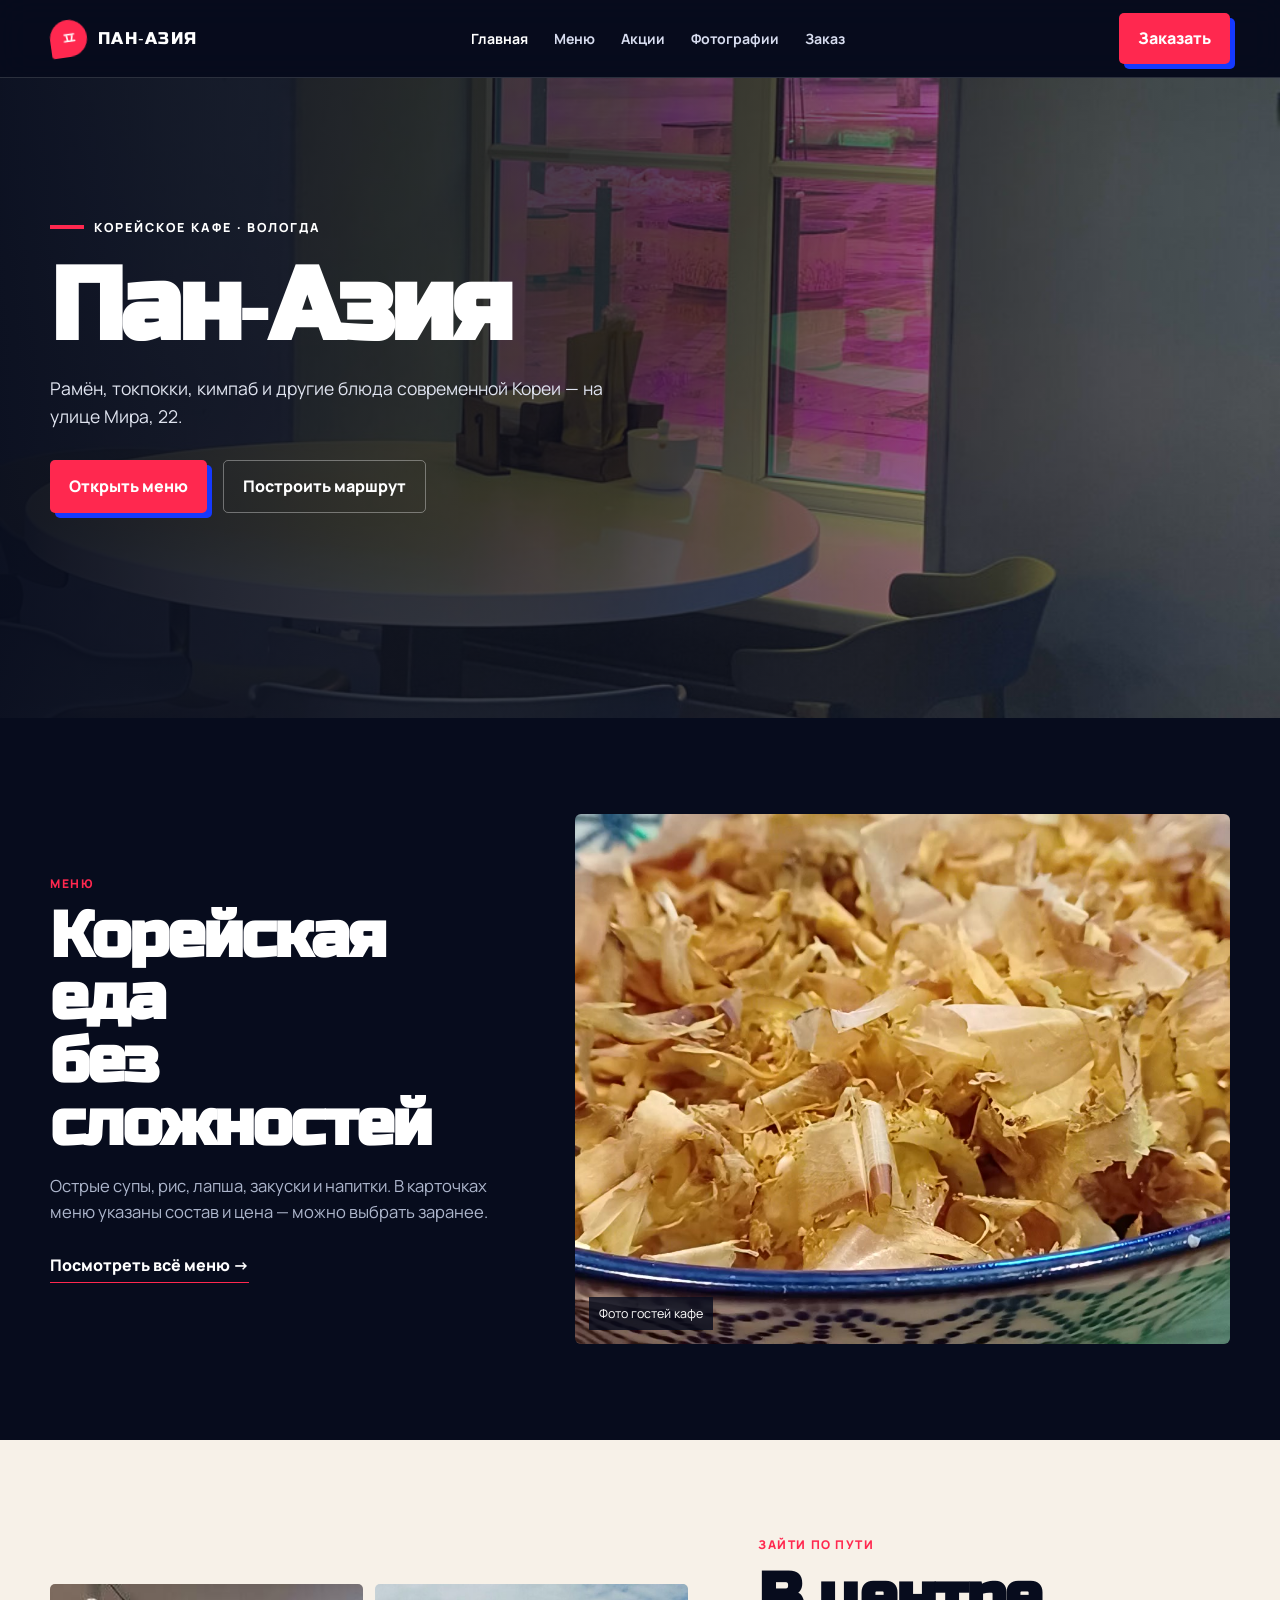
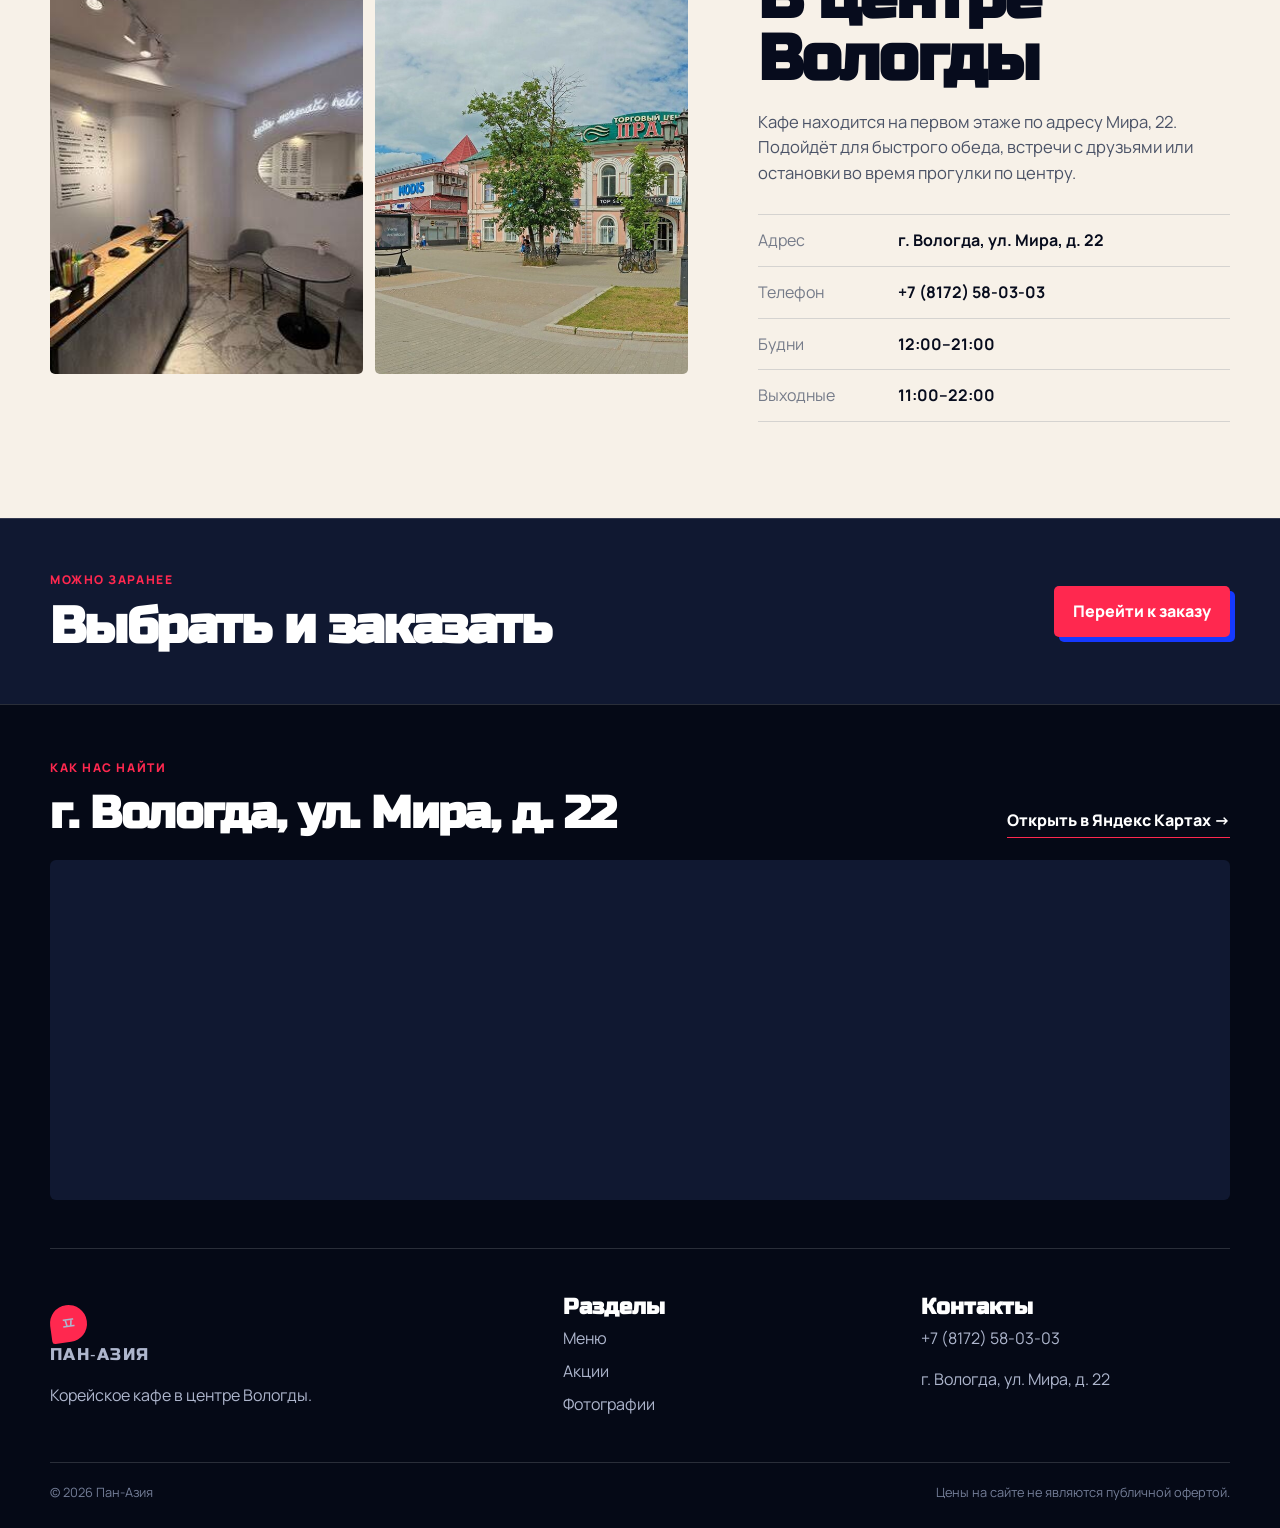
<file: index.html>
<!doctype html>
<html lang="ru">
<head>
  <meta charset="utf-8">
  <meta name="viewport" content="width=device-width,initial-scale=1">
  <meta name="description" content="Пан-Азия — корейское кафе на улице Мира, 22 в Вологде. Меню, фотографии и заказ.">
  <title>Пан-Азия — корейское кафе в Вологде</title>
  <link rel="stylesheet" href="styles.css?v=map4">
</head>
<body>
<header class="topbar"><nav class="nav wrap"><a class="brand" href="index.html"><span class="mark">ㅍ</span><strong>ПАН‑АЗИЯ</strong></a><button class="burger" aria-label="Открыть меню">☰</button><div class="navlinks"><a class="active" href="index.html">Главная</a><a href="menu.html">Меню</a><a href="promos.html">Акции</a><a href="gallery.html">Фотографии</a><a href="delivery.html">Заказ</a></div><a class="navcta" href="delivery.html">Заказать</a></nav></header>
<main>
  <section class="home-hero">
    <img src="assets/interior-neon.jpg" alt="Интерьер кафе Пан-Азия" class="home-hero-photo">
    <div class="wrap home-hero-copy">
      <span class="eyebrow">Корейское кафе · Вологда</span>
      <h1>Пан‑Азия</h1>
      <p>Рамён, токпокки, кимпаб и другие блюда современной Кореи — на улице Мира, 22.</p>
      <div class="actions"><a class="btn" href="menu.html">Открыть меню</a><a class="btn alt" href="https://yandex.ru/maps/org/pan_aziya/86267383179/" target="_blank" rel="noopener">Построить маршрут</a></div>
    </div>
  </section>
  <section class="section home-menu"><div class="wrap compact-grid"><div class="home-menu-copy reveal"><span class="kicker">Меню</span><h2>Корейская еда<br>без сложностей</h2><p>Острые супы, рис, лапша, закуски и напитки. В карточках меню указаны состав и цена — можно выбрать заранее.</p><a class="text-link" href="menu.html">Посмотреть всё меню →</a></div><figure class="real-photo reveal"><img src="assets/dish-real.jpg" alt="Блюдо в кафе Пан-Азия"><figcaption>Фото гостей кафе</figcaption></figure></div></section>
  <section class="section light home-place"><div class="wrap place-grid"><div class="place-photos reveal"><img src="assets/interior-white.jpg" alt="Зал кафе Пан-Азия"><img src="assets/facade.jpg" alt="Вход в кафе Пан-Азия на улице Мира"></div><div class="place-copy reveal"><span class="kicker">Зайти по пути</span><h2>В центре Вологды</h2><p>Кафе находится на первом этаже по адресу Мира, 22. Подойдёт для быстрого обеда, встречи с друзьями или остановки во время прогулки по центру.</p><dl class="plain-facts"><div><dt>Адрес</dt><dd>ул. Мира, 22</dd></div><div><dt>Телефон</dt><dd><a href="tel:+78172580303">+7 (8172) 58‑03‑03</a></dd></div><div><dt>Будни</dt><dd>12:00–21:00</dd></div><div><dt>Выходные</dt><dd>11:00–22:00</dd></div></dl></div></div></section>
  <section class="simple-cta"><div class="wrap"><div><span class="kicker">Можно заранее</span><h2>Выбрать и заказать</h2></div><a class="btn" href="delivery.html">Перейти к заказу</a></div></section>
</main>
<footer><div class="wrap"><div class="footer-grid"><div><a class="brand" href="index.html"><span class="mark">ㅍ</span><strong>ПАН‑АЗИЯ</strong></a><p>Корейское кафе в центре Вологды.</p></div><div><h3>Разделы</h3><a href="menu.html">Меню</a><a href="promos.html">Акции</a><a href="gallery.html">Фотографии</a></div><div><h3>Контакты</h3><a href="tel:+78172580303">+7 (8172) 58‑03‑03</a><p>г. Вологда, ул. Мира, д. 22</p></div></div><div class="footnote"><span>© 2026 Пан‑Азия</span><span>Цены на сайте не являются публичной офертой.</span></div></div></footer>
<script src="app.js?v=map4"></script>
</body></html>
</file>
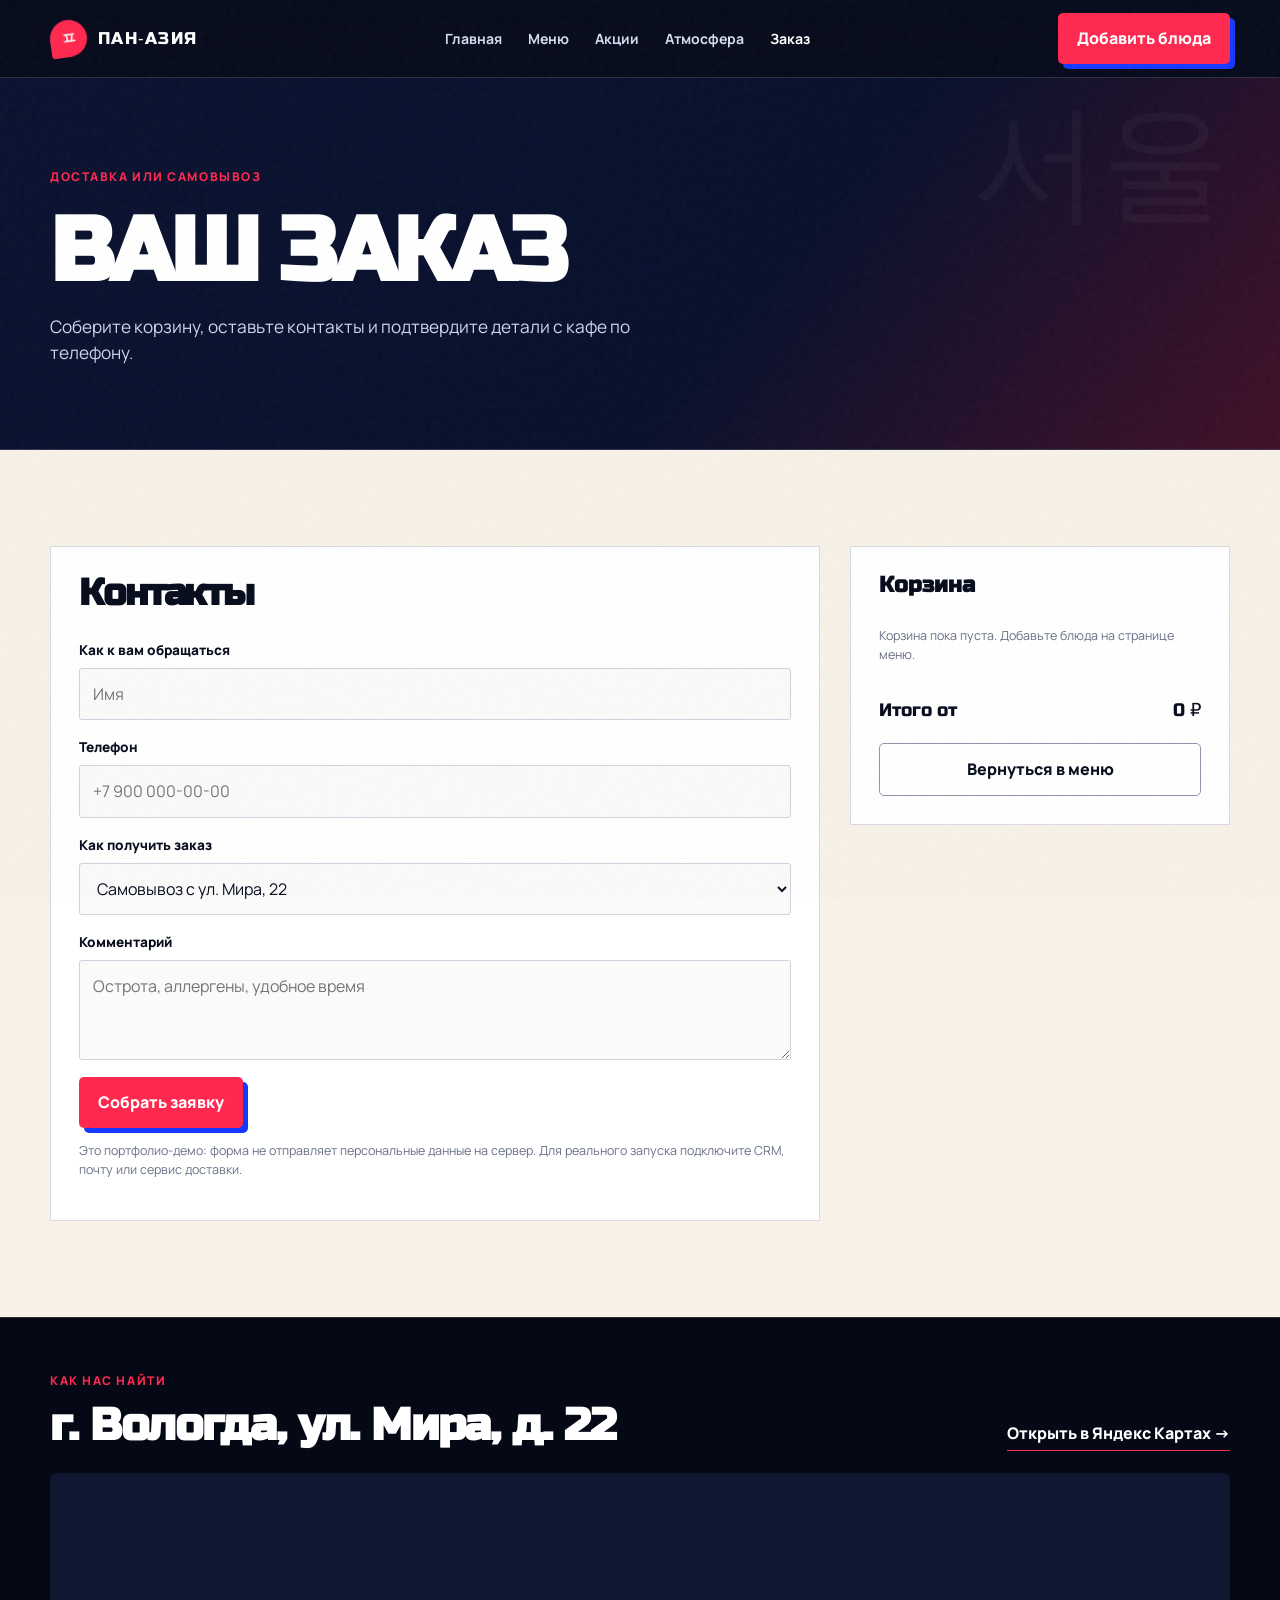
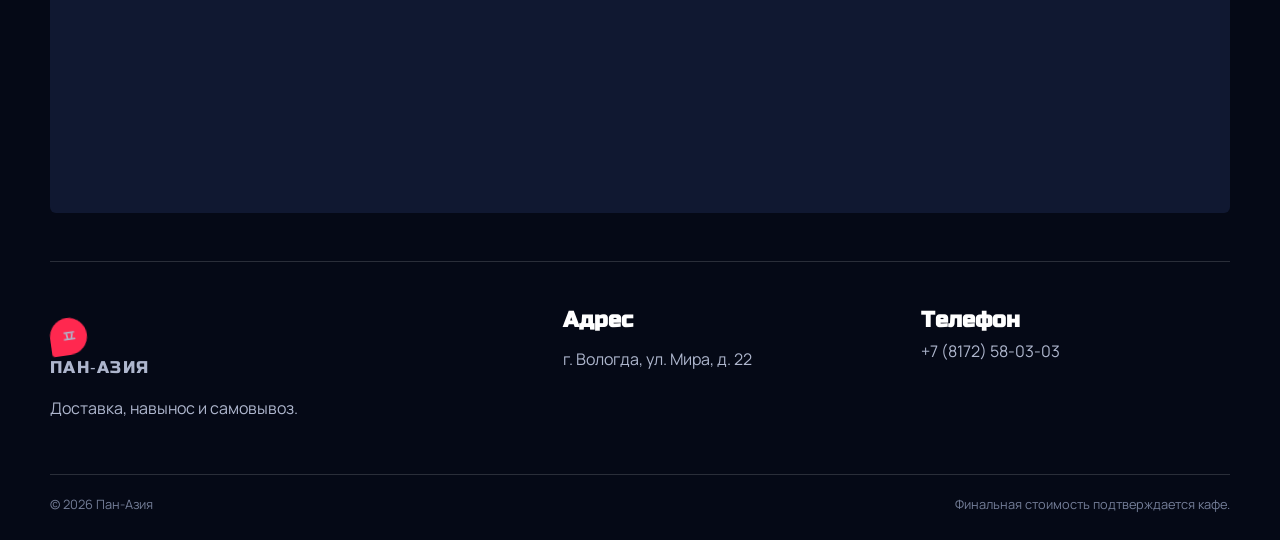
<file: delivery.html>
<!doctype html><html lang="ru"><head><meta charset="utf-8"><meta name="viewport" content="width=device-width,initial-scale=1"><meta name="description" content="Соберите заказ в кафе Пан-Азия и подтвердите его по телефону."><title>Заказ — Пан-Азия</title><link rel="stylesheet" href="styles.css?v=map4"></head><body><div class="noise"></div><header class="topbar"><nav class="nav wrap"><a class="brand" href="index.html"><span class="mark">ㅍ</span><strong>ПАН‑АЗИЯ</strong></a><button class="burger">☰</button><div class="navlinks"><a href="index.html">Главная</a><a href="menu.html">Меню</a><a href="promos.html">Акции</a><a href="gallery.html">Атмосфера</a><a class="active" href="delivery.html">Заказ</a></div><a class="navcta" href="menu.html">Добавить блюда</a></nav></header><main><section class="page-hero"><div class="wrap"><span class="kicker">Доставка или самовывоз</span><h1>Ваш заказ</h1><p>Соберите корзину, оставьте контакты и подтвердите детали с кафе по телефону.</p></div></section><section class="section light"><div class="wrap order-layout"><form class="order-form" id="orderForm"><h2 style="font-size:2.3rem;margin-bottom:28px">Контакты</h2><div class="field"><label for="name">Как к вам обращаться</label><input id="name" name="name" autocomplete="name" required placeholder="Имя"></div><div class="field"><label for="phone">Телефон</label><input id="phone" name="phone" type="tel" autocomplete="tel" required placeholder="+7 900 000-00-00"></div><div class="field"><label for="method">Как получить заказ</label><select id="method" name="method"><option>Самовывоз с ул. Мира, 22</option><option>Доставка — условия уточнить</option></select></div><div class="field"><label for="comment">Комментарий</label><textarea id="comment" name="comment" placeholder="Острота, аллергены, удобное время"></textarea></div><input id="orderDetails" type="hidden" name="order"><button class="btn" type="submit">Собрать заявку</button><div class="success"><b>Заявка собрана.</b><br>Для подтверждения наличия, цены и времени позвоните в кафе: <a href="tel:+78172580303"><u>+7 (8172) 58‑03‑03</u></a>.</div><p class="note">Это портфолио‑демо: форма не отправляет персональные данные на сервер. Для реального запуска подключите CRM, почту или сервис доставки.</p></form><aside class="order-summary"><h3>Корзина</h3><div class="cart-list" id="cartList"></div><div class="total"><span>Итого от</span><span id="cartTotal">0 ₽</span></div><a class="btn alt" style="color:var(--ink);border-color:#8f96a8;width:100%" href="menu.html">Вернуться в меню</a></aside></div></section></main><footer><div class="wrap"><div class="footer-grid"><div><a class="brand" href="index.html"><span class="mark">ㅍ</span><strong>ПАН‑АЗИЯ</strong></a><p>Доставка, навынос и самовывоз.</p></div><div><h3>Адрес</h3><p>г. Вологда, ул. Мира, д. 22</p></div><div><h3>Телефон</h3><a href="tel:+78172580303">+7 (8172) 58‑03‑03</a></div></div><div class="footnote"><span>© 2026 Пан‑Азия</span><span>Финальная стоимость подтверждается кафе.</span></div></div></footer><script src="app.js?v=map4"></script></body></html>
</file>
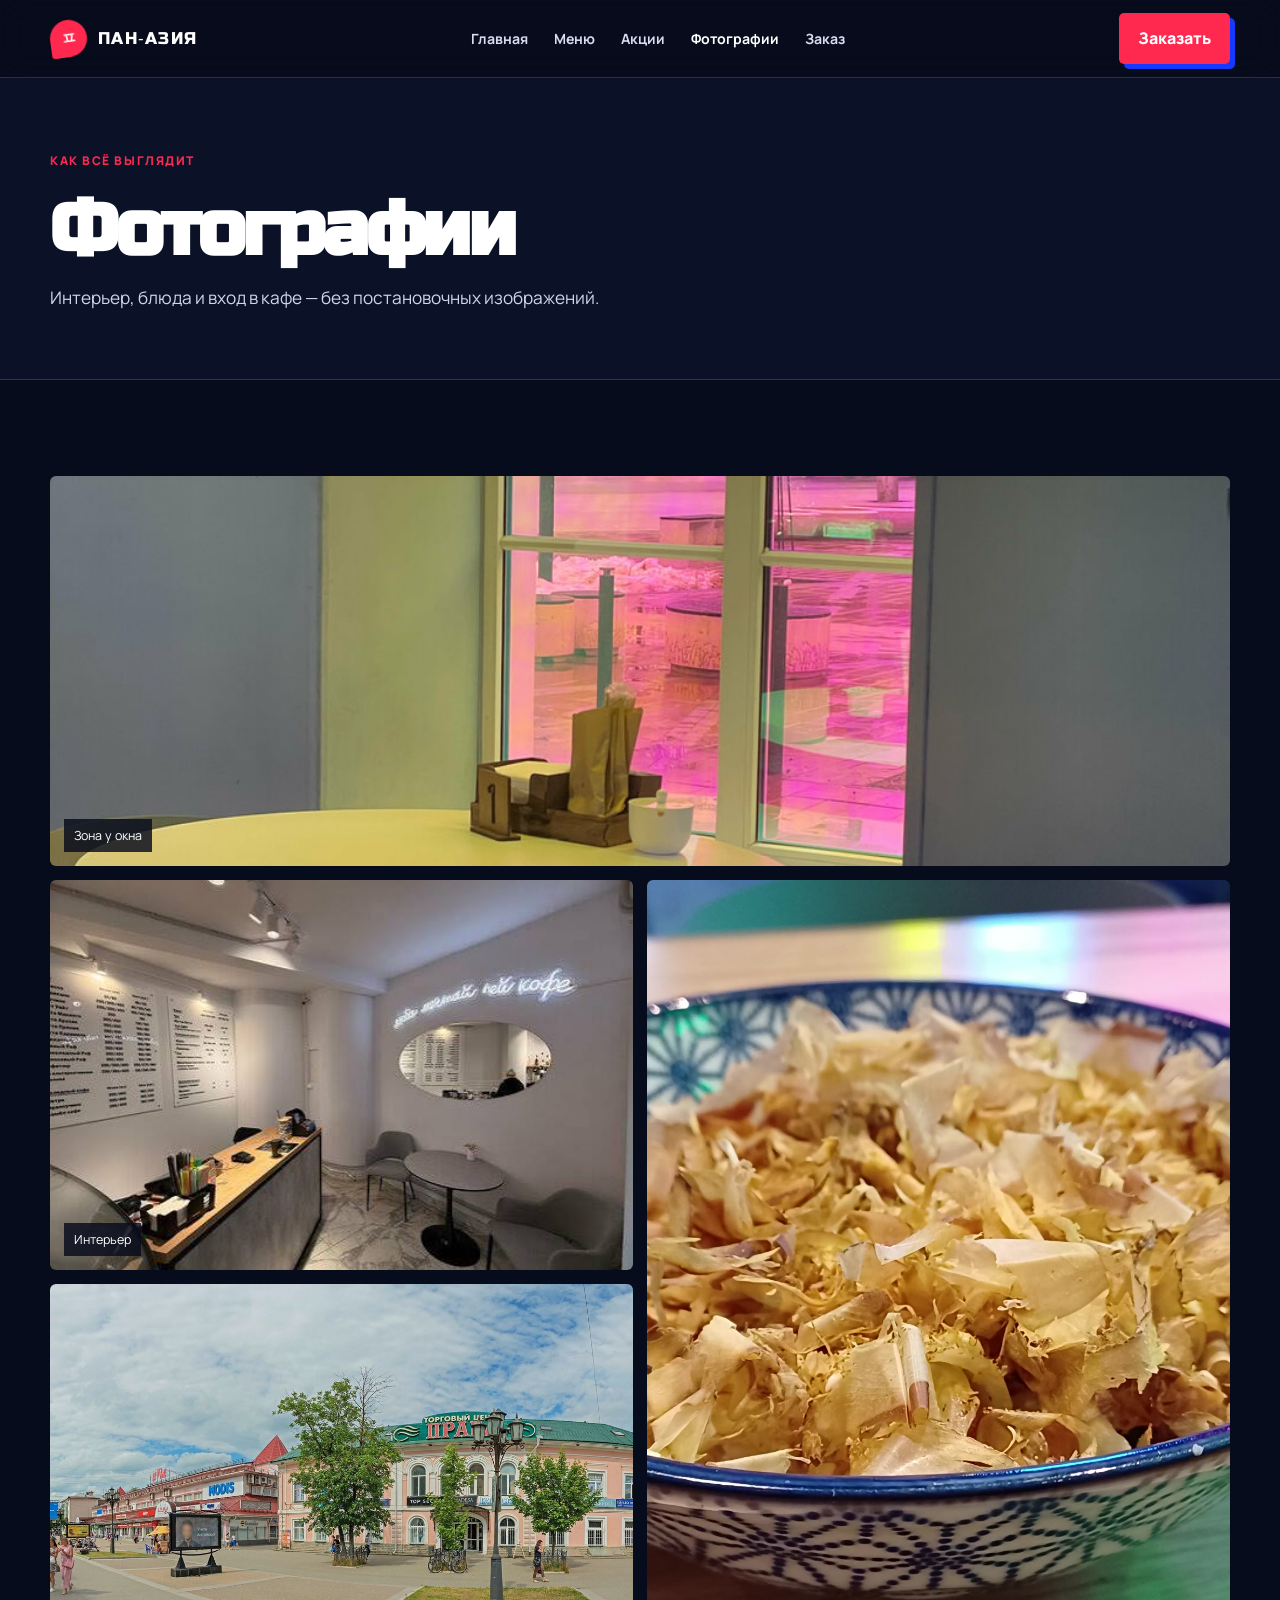
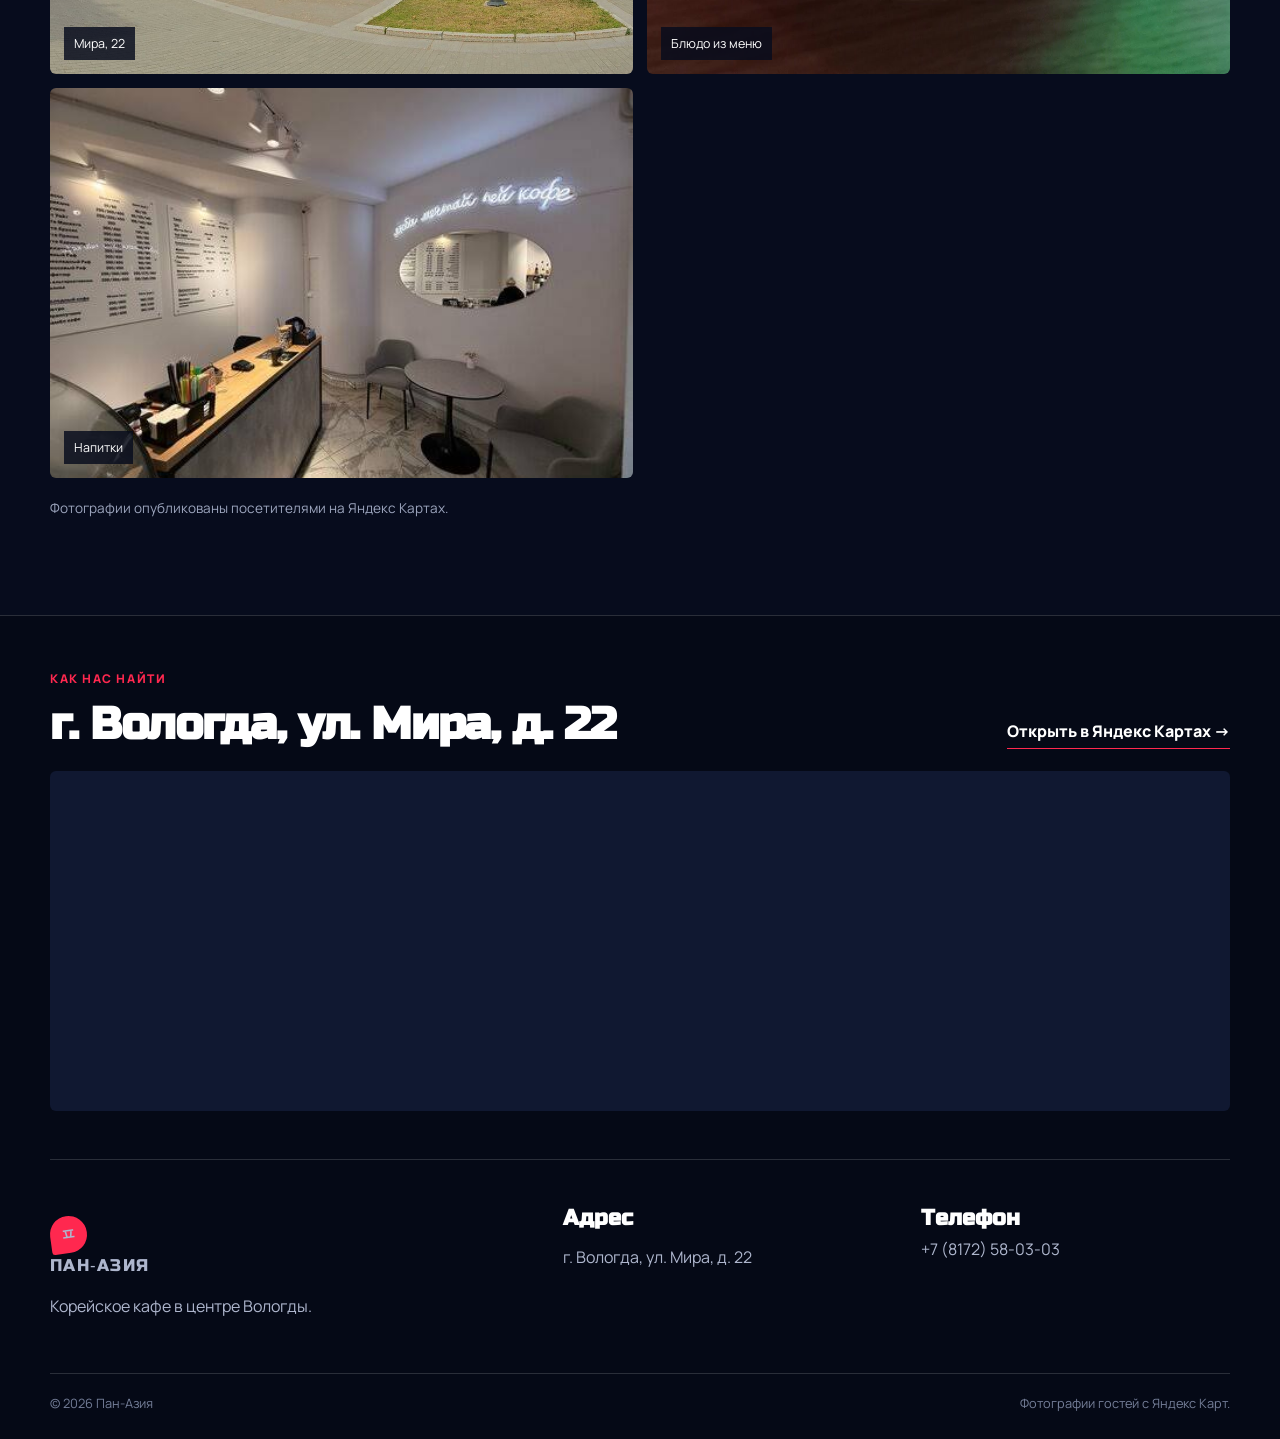
<file: gallery.html>
<!doctype html><html lang="ru"><head><meta charset="utf-8"><meta name="viewport" content="width=device-width,initial-scale=1"><meta name="description" content="Фотографии кафе Пан-Азия в Вологде: интерьер, блюда и вход с улицы Мира."><title>Фотографии — Пан-Азия</title><link rel="stylesheet" href="styles.css?v=map4"></head><body><header class="topbar"><nav class="nav wrap"><a class="brand" href="index.html"><span class="mark">ㅍ</span><strong>ПАН‑АЗИЯ</strong></a><button class="burger" aria-label="Открыть меню">☰</button><div class="navlinks"><a href="index.html">Главная</a><a href="menu.html">Меню</a><a href="promos.html">Акции</a><a class="active" href="gallery.html">Фотографии</a><a href="delivery.html">Заказ</a></div><a class="navcta" href="delivery.html">Заказать</a></nav></header><main><section class="page-hero quiet"><div class="wrap"><span class="kicker">Как всё выглядит</span><h1>Фотографии</h1><p>Интерьер, блюда и вход в кафе — без постановочных изображений.</p></div></section><section class="section"><div class="wrap"><div class="real-gallery"><figure class="wide reveal"><img src="assets/interior-neon.jpg" alt="Неоновая зона у окна в Пан-Азии"><figcaption>Зона у окна</figcaption></figure><figure class="reveal"><img src="assets/interior-white.jpg" alt="Интерьер кафе Пан-Азия"><figcaption>Интерьер</figcaption></figure><figure class="tall reveal"><img src="assets/dish-real.jpg" alt="Блюдо в кафе Пан-Азия"><figcaption>Блюдо из меню</figcaption></figure><figure class="reveal"><img src="assets/facade.jpg" alt="Вход в кафе Пан-Азия"><figcaption>Мира, 22</figcaption></figure><figure class="reveal"><img src="assets/drinks-real.jpg" alt="Напитки в кафе Пан-Азия"><figcaption>Напитки</figcaption></figure></div><p class="gallery-note">Фотографии опубликованы посетителями на Яндекс Картах.</p></div></section></main><footer><div class="wrap"><div class="footer-grid"><div><a class="brand" href="index.html"><span class="mark">ㅍ</span><strong>ПАН‑АЗИЯ</strong></a><p>Корейское кафе в центре Вологды.</p></div><div><h3>Адрес</h3><p>г. Вологда, ул. Мира, д. 22</p></div><div><h3>Телефон</h3><a href="tel:+78172580303">+7 (8172) 58‑03‑03</a></div></div><div class="footnote"><span>© 2026 Пан‑Азия</span><span>Фотографии гостей с Яндекс Карт.</span></div></div></footer><script src="app.js?v=map4"></script></body></html>
</file>
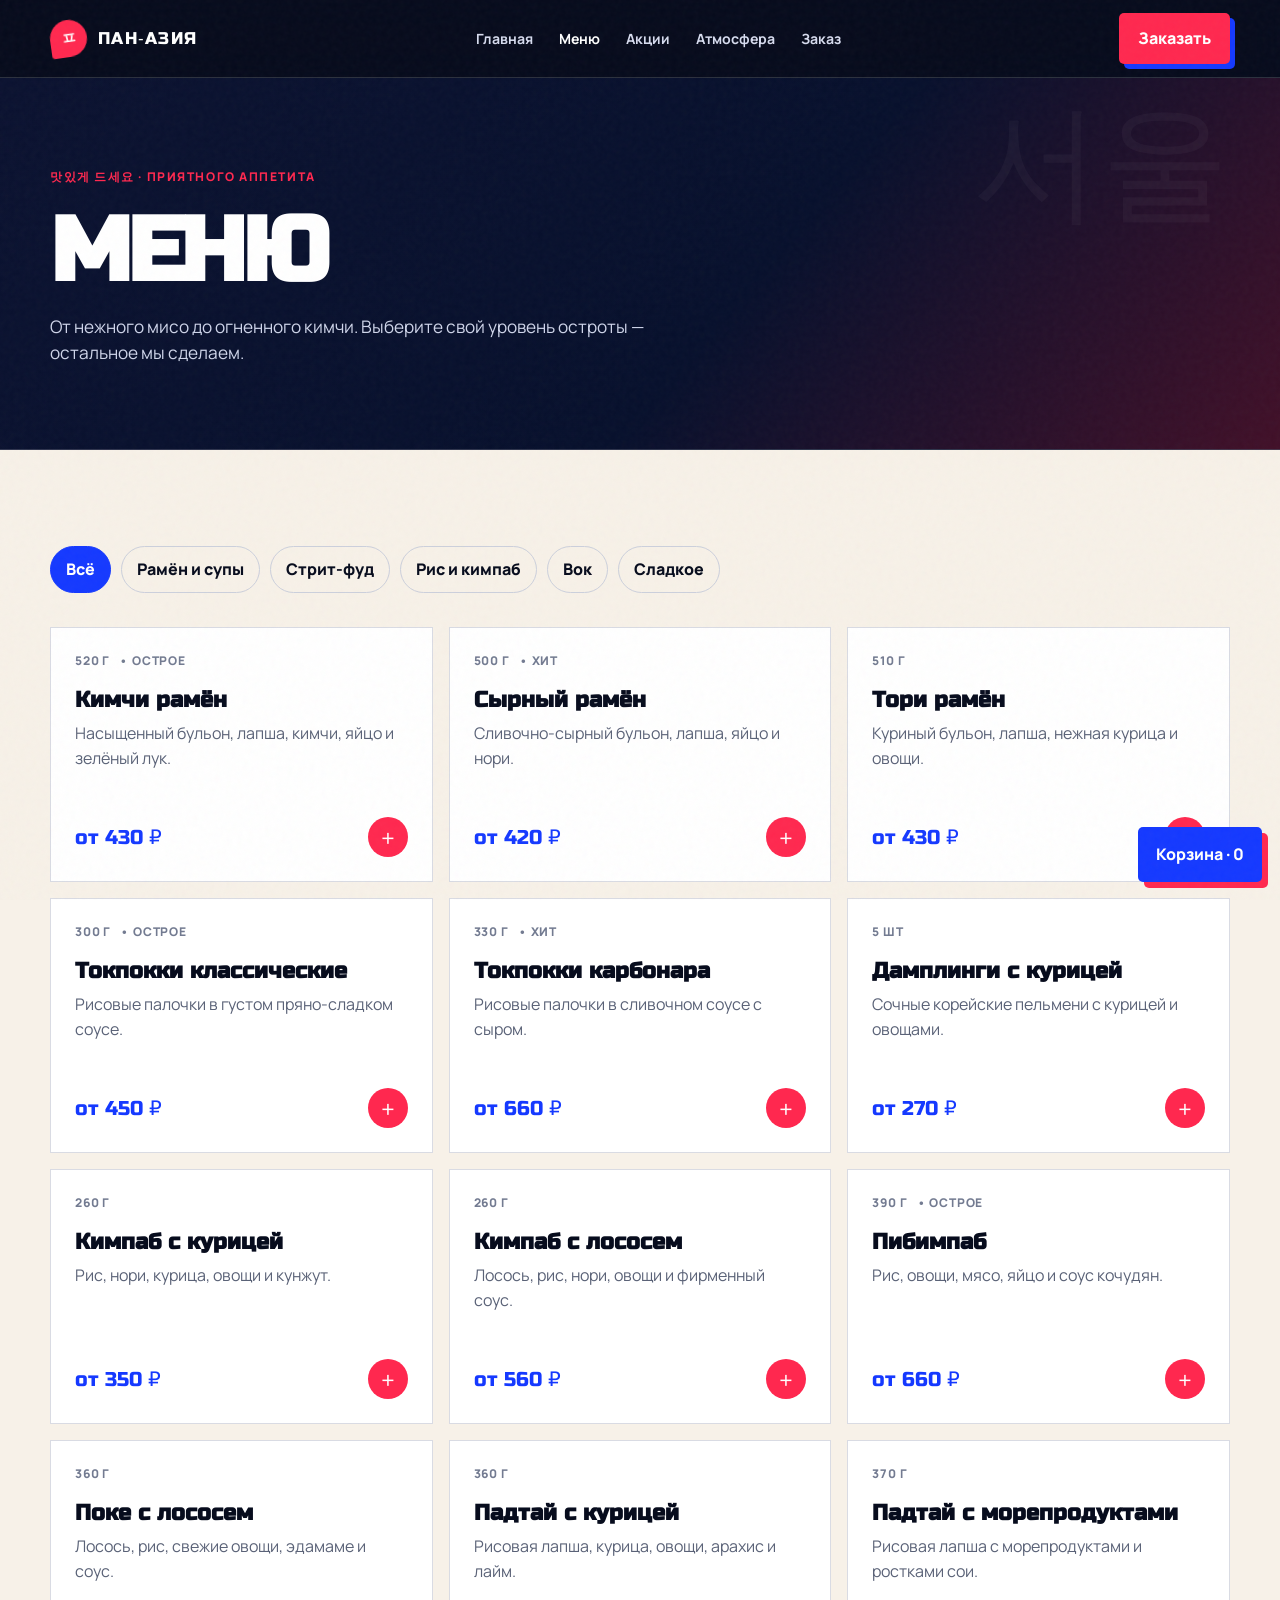
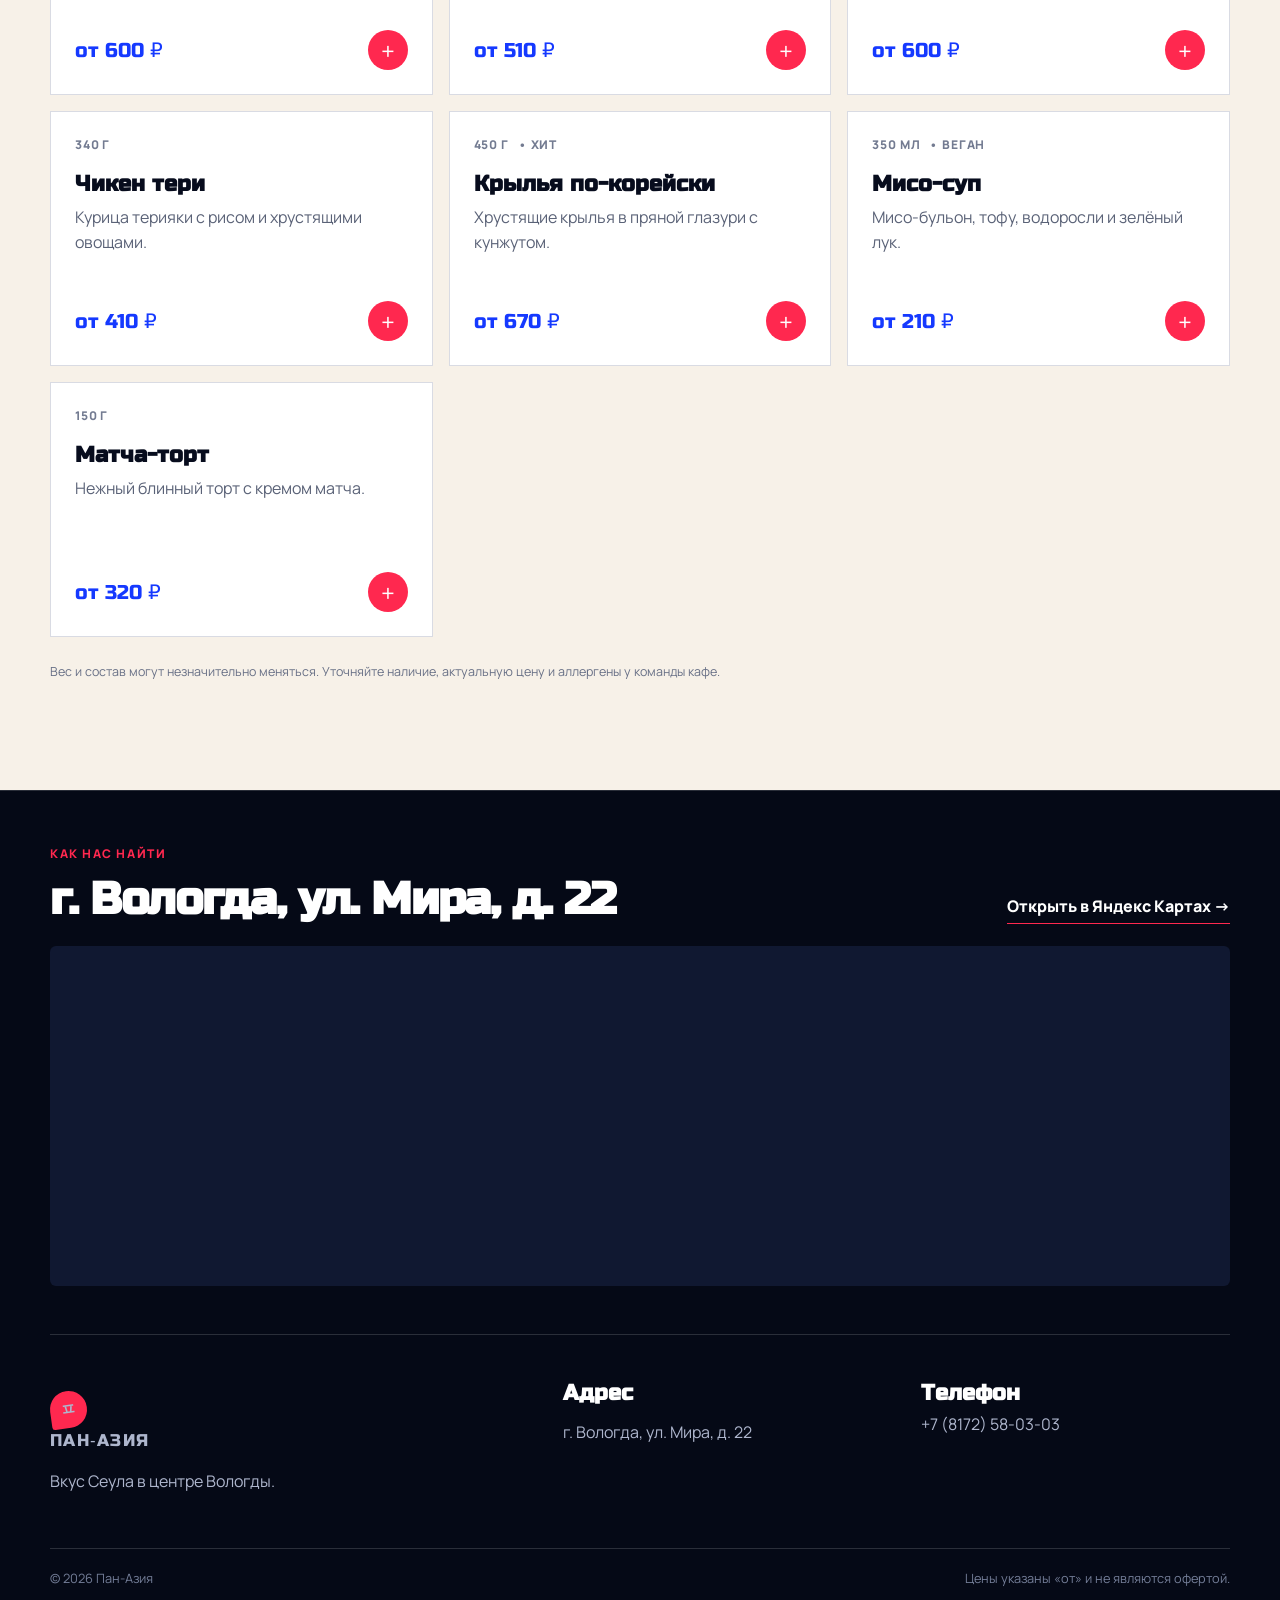
<file: menu.html>
<!doctype html><html lang="ru"><head><meta charset="utf-8"><meta name="viewport" content="width=device-width,initial-scale=1"><meta name="description" content="Меню кафе Пан-Азия в Вологде: рамён, токпокки, кимпаб, вок и десерты."><title>Меню — Пан-Азия</title><link rel="stylesheet" href="styles.css?v=map4"></head><body><div class="noise"></div><header class="topbar"><nav class="nav wrap"><a class="brand" href="index.html"><span class="mark">ㅍ</span><strong>ПАН‑АЗИЯ</strong></a><button class="burger">☰</button><div class="navlinks"><a href="index.html">Главная</a><a class="active" href="menu.html">Меню</a><a href="promos.html">Акции</a><a href="gallery.html">Атмосфера</a><a href="delivery.html">Заказ</a></div><a class="navcta" href="delivery.html">Заказать</a></nav></header><main><section class="page-hero"><div class="wrap"><span class="kicker">맛있게 드세요 · Приятного аппетита</span><h1>Меню</h1><p>От нежного мисо до огненного кимчи. Выберите свой уровень остроты — остальное мы сделаем.</p></div></section><section class="section light"><div class="wrap"><div class="filterbar"><button class="filter active" data-filter="all">Всё</button><button class="filter" data-filter="ramen">Рамён и супы</button><button class="filter" data-filter="street">Стрит‑фуд</button><button class="filter" data-filter="rice">Рис и кимпаб</button><button class="filter" data-filter="wok">Вок</button><button class="filter" data-filter="sweet">Сладкое</button></div><div class="menu-grid" id="menuGrid"></div><p class="note" style="margin-top:25px">Вес и состав могут незначительно меняться. Уточняйте наличие, актуальную цену и аллергены у команды кафе.</p></div></section></main><button class="cart-dock" onclick="location.href='delivery.html'">Корзина · <span data-cart-count>0</span></button><footer><div class="wrap"><div class="footer-grid"><div><a class="brand" href="index.html"><span class="mark">ㅍ</span><strong>ПАН‑АЗИЯ</strong></a><p>Вкус Сеула в центре Вологды.</p></div><div><h3>Адрес</h3><p>ул. Мира, 22</p></div><div><h3>Телефон</h3><a href="tel:+78172580303">+7 (8172) 58‑03‑03</a></div></div><div class="footnote"><span>© 2026 Пан‑Азия</span><span>Цены указаны «от» и не являются офертой.</span></div></div></footer><script src="app.js?v=map4"></script></body></html>
</file>
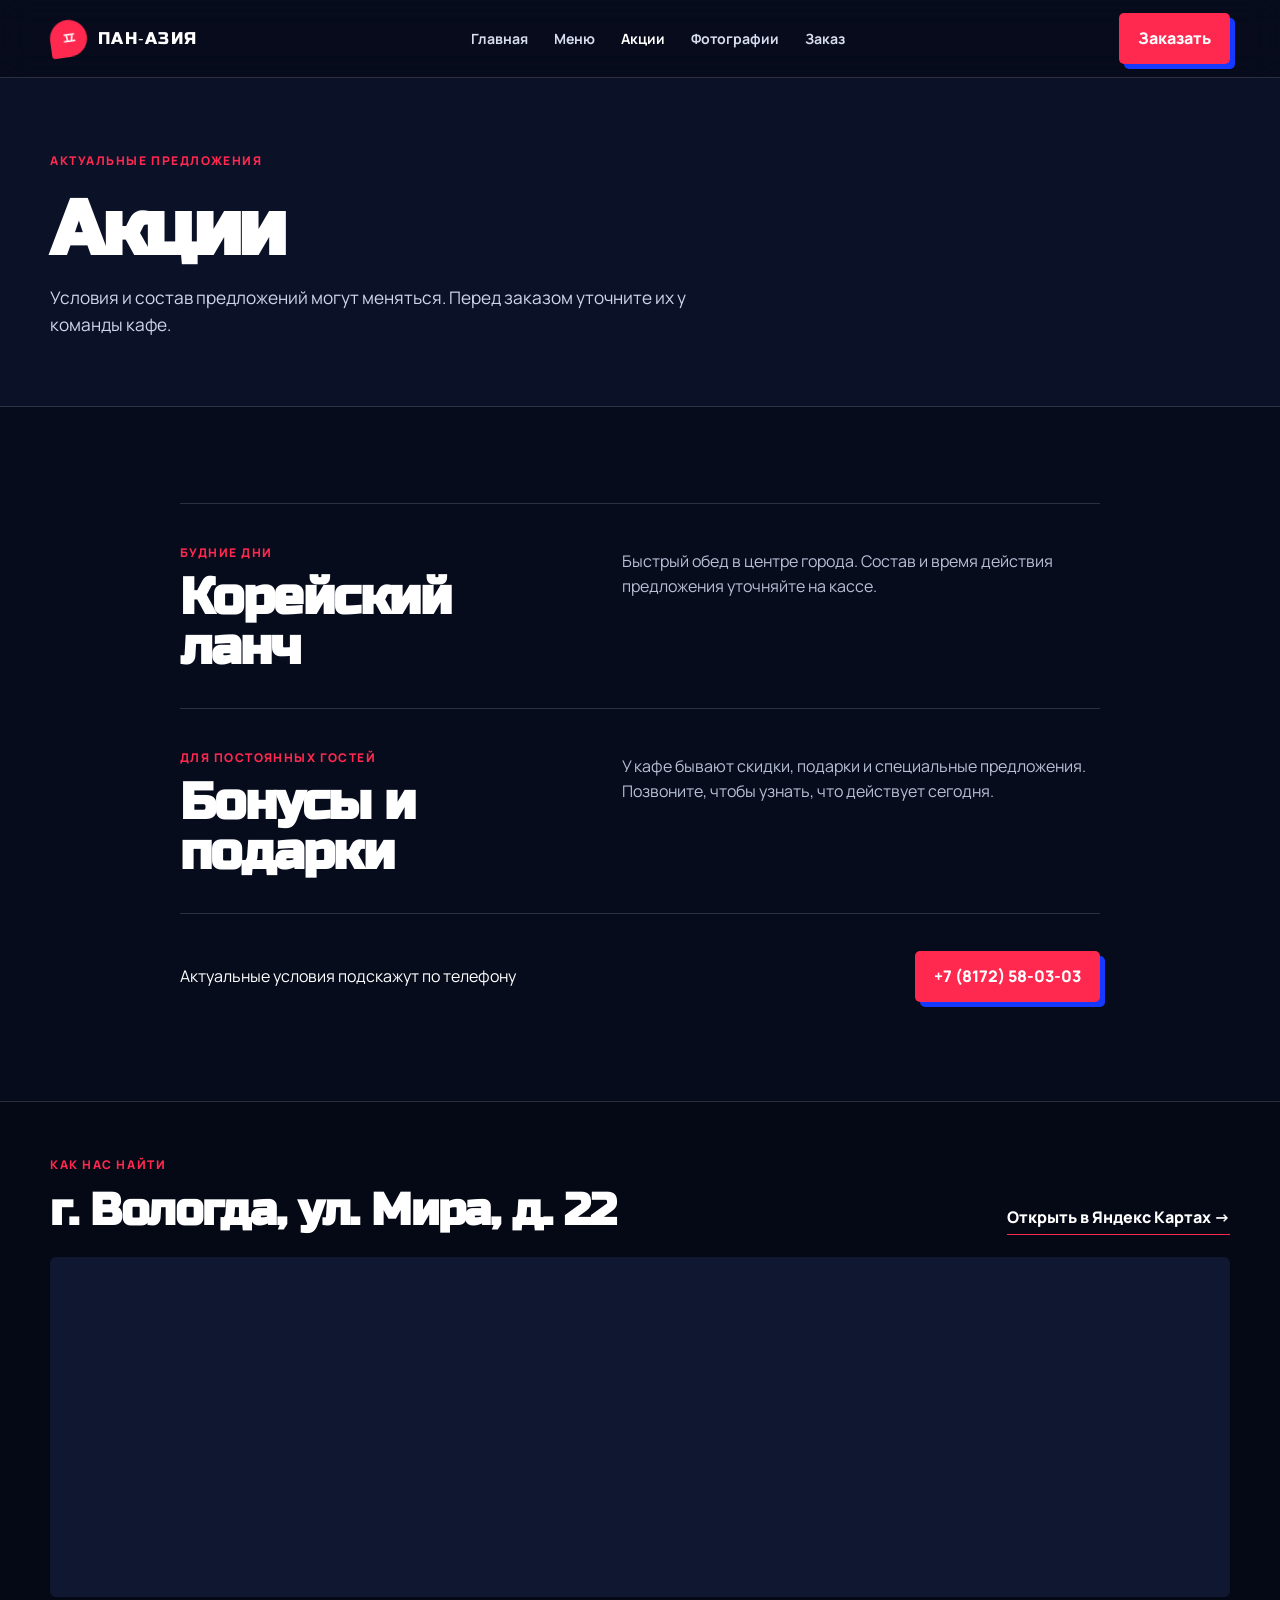
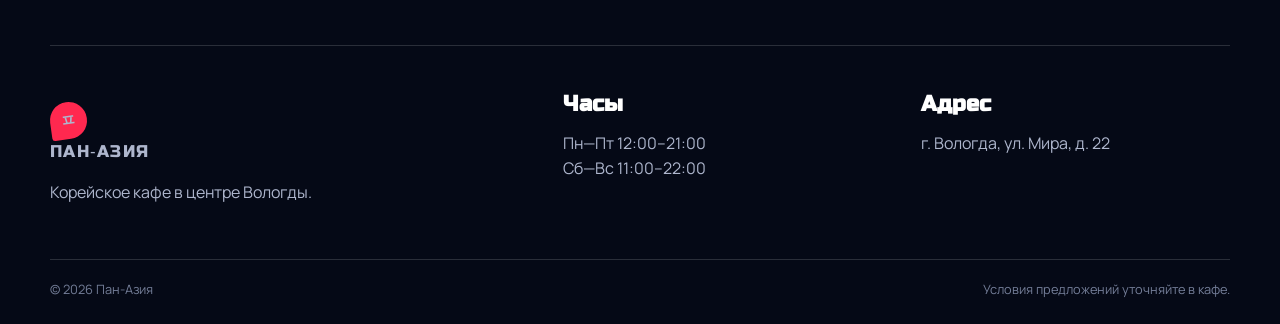
<file: promos.html>
<!doctype html><html lang="ru"><head><meta charset="utf-8"><meta name="viewport" content="width=device-width,initial-scale=1"><meta name="description" content="Актуальные акции кафе Пан-Азия в Вологде."><title>Акции — Пан-Азия</title><link rel="stylesheet" href="styles.css?v=map4"></head><body><header class="topbar"><nav class="nav wrap"><a class="brand" href="index.html"><span class="mark">ㅍ</span><strong>ПАН‑АЗИЯ</strong></a><button class="burger" aria-label="Открыть меню">☰</button><div class="navlinks"><a href="index.html">Главная</a><a href="menu.html">Меню</a><a class="active" href="promos.html">Акции</a><a href="gallery.html">Фотографии</a><a href="delivery.html">Заказ</a></div><a class="navcta" href="delivery.html">Заказать</a></nav></header><main><section class="page-hero quiet"><div class="wrap"><span class="kicker">Актуальные предложения</span><h1>Акции</h1><p>Условия и состав предложений могут меняться. Перед заказом уточните их у команды кафе.</p></div></section><section class="section"><div class="wrap offers"><article class="offer reveal"><div><span class="offer-label">Будние дни</span><h2>Корейский ланч</h2></div><p>Быстрый обед в центре города. Состав и время действия предложения уточняйте на кассе.</p></article><article class="offer reveal"><div><span class="offer-label">Для постоянных гостей</span><h2>Бонусы и подарки</h2></div><p>У кафе бывают скидки, подарки и специальные предложения. Позвоните, чтобы узнать, что действует сегодня.</p></article><div class="offer-contact reveal"><p>Актуальные условия подскажут по телефону</p><a class="btn" href="tel:+78172580303">+7 (8172) 58‑03‑03</a></div></div></section></main><footer><div class="wrap"><div class="footer-grid"><div><a class="brand" href="index.html"><span class="mark">ㅍ</span><strong>ПАН‑АЗИЯ</strong></a><p>Корейское кафе в центре Вологды.</p></div><div><h3>Часы</h3><p>Пн—Пт 12:00–21:00<br>Сб—Вс 11:00–22:00</p></div><div><h3>Адрес</h3><p>г. Вологда, ул. Мира, д. 22</p></div></div><div class="footnote"><span>© 2026 Пан‑Азия</span><span>Условия предложений уточняйте в кафе.</span></div></div></footer><script src="app.js?v=map4"></script></body></html>
</file>
<file: styles.css>
@import url('https://fonts.googleapis.com/css2?family=Manrope:wght@400;500;600;700;800&family=Russo+One&display=swap');
:root{--ink:#070c1d;--blue:#1539ff;--red:#ff284f;--cream:#f7f1e8;--white:#fff;--muted:#b7bfd5;--line:rgba(255,255,255,.15);--display:'Russo One',sans-serif;--body:'Manrope',sans-serif}
*{box-sizing:border-box}html{scroll-behavior:smooth}body{margin:0;background:var(--ink);color:var(--white);font-family:var(--body);font-size:16px;line-height:1.55;overflow-x:hidden}a{color:inherit;text-decoration:none}button,input,textarea,select{font:inherit}img{display:block;width:100%;object-fit:cover}.wrap{width:min(1180px,calc(100% - 36px));margin:auto}.noise{position:fixed;inset:0;pointer-events:none;z-index:50;opacity:.04;background-image:url("data:image/svg+xml,%3Csvg viewBox='0 0 180 180' xmlns='http://www.w3.org/2000/svg'%3E%3Cfilter id='n'%3E%3CfeTurbulence type='fractalNoise' baseFrequency='.9' numOctaves='4' stitchTiles='stitch'/%3E%3C/filter%3E%3Crect width='100%25' height='100%25' filter='url(%23n)' opacity='.8'/%3E%3C/svg%3E")}.topbar{height:78px;display:flex;align-items:center;position:sticky;top:0;z-index:40;background:rgba(7,12,29,.86);backdrop-filter:blur(16px);border-bottom:1px solid var(--line)}.nav{display:flex;align-items:center;justify-content:space-between;gap:24px}.brand{display:flex;align-items:center;gap:11px}.mark{width:37px;height:37px;display:grid;place-items:center;background:var(--red);border-radius:50% 50% 50% 8%;transform:rotate(-8deg);font-weight:900}.brand strong{font:1.05rem var(--display);letter-spacing:.08em}.navlinks{display:flex;gap:26px;align-items:center}.navlinks a{font-size:.88rem;font-weight:700;color:#d7dcef;transition:.2s}.navlinks a:hover,.navlinks a.active{color:#fff}.navcta,.btn{display:inline-flex;align-items:center;justify-content:center;gap:10px;border:0;cursor:pointer;background:var(--red);color:#fff;padding:13px 19px;border-radius:5px;font-weight:800;box-shadow:5px 5px 0 var(--blue);transition:.2s}.btn:hover,.navcta:hover{transform:translate(-2px,-2px);box-shadow:8px 8px 0 var(--blue)}.btn.alt{background:transparent;border:1px solid rgba(255,255,255,.35);box-shadow:none}.btn.alt:hover{border-color:#fff;box-shadow:none}.burger{display:none;background:none;color:#fff;border:0;font-size:1.6rem}.hero{min-height:720px;position:relative;display:grid;align-items:end;padding:96px 0 74px;overflow:hidden}.hero:before{content:'';position:absolute;inset:0;background:linear-gradient(90deg,rgba(7,12,29,.98) 0%,rgba(7,12,29,.68) 43%,rgba(7,12,29,.12) 76%),url('assets/ramen.png') center/cover}.hero:after{content:'맛있는 순간';position:absolute;right:-10px;top:110px;color:transparent;-webkit-text-stroke:1px rgba(255,255,255,.18);font:clamp(3.6rem,9vw,9rem) var(--display);writing-mode:vertical-rl;letter-spacing:.08em}.hero-content{position:relative;z-index:2;max-width:690px}.eyebrow{display:inline-flex;align-items:center;gap:10px;color:#fff;text-transform:uppercase;letter-spacing:.16em;font-weight:800;font-size:.78rem}.eyebrow:before{content:'';width:34px;height:4px;background:var(--red)}h1,h2,h3{margin:0;font-family:var(--display);line-height:.98}h1{font-size:clamp(3.6rem,9vw,8.6rem);letter-spacing:-.045em;text-transform:uppercase;margin:22px 0 25px}h1 span{color:var(--red);text-shadow:5px 5px 0 var(--blue)}h2{font-size:clamp(2.2rem,5vw,4.8rem);letter-spacing:-.03em}h3{font-size:1.35rem}.lead{font-size:1.08rem;max-width:590px;color:#dde2f2;margin:0 0 30px}.actions{display:flex;gap:16px;flex-wrap:wrap}.ticker{background:var(--blue);overflow:hidden;border-block:1px solid rgba(255,255,255,.35);transform:rotate(-1deg);position:relative;z-index:3}.ticker-track{display:flex;gap:38px;width:max-content;padding:13px 0;font:1.05rem var(--display);animation:ticker 22s linear infinite}.ticker-track span:after{content:'✦';margin-left:38px;color:var(--red)}@keyframes ticker{to{transform:translateX(-50%)}}
.section{padding:96px 0}.section.light{background:var(--cream);color:var(--ink)}.section-head{display:flex;align-items:end;justify-content:space-between;gap:30px;margin-bottom:42px}.section-head p{max-width:480px;color:#717994;margin:0}.light .section-head p{color:#4d566d}.kicker{color:var(--red);font-weight:800;text-transform:uppercase;letter-spacing:.13em;font-size:.75rem;display:block;margin-bottom:12px}.dish-grid{display:grid;grid-template-columns:1.15fr .85fr .85fr;gap:18px}.dish-card{position:relative;min-height:430px;border-radius:8px;overflow:hidden;background:#111932}.dish-card img{height:100%;position:absolute;inset:0}.dish-card:after{content:'';position:absolute;inset:0;background:linear-gradient(transparent 35%,rgba(4,7,17,.95))}.dish-info{position:absolute;z-index:2;inset:auto 23px 24px}.dish-info p{color:#ced4e8;margin:8px 0 0}.badge{position:absolute;z-index:3;right:14px;top:14px;background:var(--red);padding:7px 10px;font-weight:900;font-size:.75rem;transform:rotate(3deg)}.stats{display:grid;grid-template-columns:repeat(4,1fr);border:1px solid var(--line);margin-top:22px}.stat{padding:24px;border-right:1px solid var(--line)}.stat:last-child{border:0}.stat b{font:2rem var(--display);display:block;color:var(--red)}.story-grid{display:grid;grid-template-columns:.8fr 1.2fr;gap:70px;align-items:center}.poster{background:var(--blue);padding:38px;min-height:450px;position:relative;transform:rotate(-2deg);box-shadow:14px 14px 0 var(--red);display:flex;flex-direction:column;justify-content:space-between}.poster .kr{font:5rem var(--display);line-height:.9}.poster .stamp{align-self:end;width:100px;height:100px;border:2px solid #fff;border-radius:50%;display:grid;place-items:center;text-align:center;font-weight:800;transform:rotate(10deg)}.story-copy p{font-size:1.08rem;color:#343b50}.quote{font:1.5rem var(--display);border-left:5px solid var(--red);padding-left:22px;margin:30px 0}.visit{background:linear-gradient(120deg,var(--red),#bb1534);padding:60px 0}.visit-grid{display:grid;grid-template-columns:1.2fr .8fr;align-items:center;gap:40px}.visit h2{max-width:690px}.visit-card{background:var(--ink);padding:25px;border:1px solid rgba(255,255,255,.2)}.visit-card p{margin:6px 0}.page-hero{padding:90px 0 65px;background:linear-gradient(130deg,#0b1230,#07102c 58%,#411028);border-bottom:1px solid var(--line);position:relative;overflow:hidden}.page-hero:after{content:'서울';position:absolute;right:4%;top:0;font:8rem var(--display);color:rgba(255,255,255,.035)}.page-hero h1{font-size:clamp(3.2rem,7vw,6.8rem);margin-bottom:13px}.page-hero p{max-width:650px;color:#cfd5ea;font-size:1.08rem}.filterbar{display:flex;gap:10px;flex-wrap:wrap;margin:0 0 34px}.filter{border:1px solid #ccd0dc;background:transparent;color:var(--ink);padding:10px 15px;font-weight:800;border-radius:99px;cursor:pointer}.filter.active{background:var(--blue);border-color:var(--blue);color:#fff}.menu-grid{display:grid;grid-template-columns:repeat(3,1fr);gap:16px}.menu-card{background:#fff;border:1px solid #d9dbe3;padding:24px;display:flex;flex-direction:column;min-height:255px;transition:.2s}.menu-card:hover{transform:translateY(-5px);box-shadow:0 14px 34px rgba(25,35,68,.12)}.menu-card .meta{display:flex;gap:9px;font-size:.75rem;text-transform:uppercase;letter-spacing:.07em;color:#737b91;font-weight:800}.menu-card h3{margin:19px 0 10px}.menu-card p{color:#5a6277;margin:0 0 20px}.menu-bottom{margin-top:auto;display:flex;align-items:center;justify-content:space-between}.price{font:1.25rem var(--display);color:var(--blue)}.add{width:40px;height:40px;border:0;background:var(--red);color:#fff;font-size:1.5rem;cursor:pointer;border-radius:50%}.cart-dock{position:fixed;z-index:30;right:18px;bottom:18px;background:var(--blue);color:#fff;border:0;padding:15px 18px;border-radius:5px;font-weight:900;box-shadow:6px 6px 0 var(--red);cursor:pointer}.promo-grid{display:grid;grid-template-columns:1.2fr .8fr;gap:18px}.promo-card{padding:34px;min-height:320px;background:var(--blue);position:relative;overflow:hidden;display:flex;flex-direction:column;justify-content:space-between}.promo-card:nth-child(2){background:var(--red)}.promo-card:nth-child(3){background:#171f3b;grid-column:1/-1;min-height:240px}.promo-card strong{font:clamp(2.5rem,6vw,5.8rem) var(--display)}.promo-card small{font-weight:800;letter-spacing:.12em;text-transform:uppercase}.promo-card p{max-width:520px}.promo-card .kr-bg{position:absolute;right:-15px;bottom:-35px;font:8rem var(--display);opacity:.08}.gallery-grid{display:grid;grid-template-columns:1.2fr .8fr;grid-template-rows:330px 330px;gap:16px}.gallery-grid figure{margin:0;position:relative;overflow:hidden;border-radius:7px}.gallery-grid figure:first-child{grid-row:1/3}.gallery-grid img{height:100%;transition:.5s}.gallery-grid figure:hover img{transform:scale(1.035)}.gallery-grid figcaption{position:absolute;left:16px;bottom:14px;background:rgba(7,12,29,.86);padding:7px 10px;font-size:.8rem}.order-layout{display:grid;grid-template-columns:1fr 380px;gap:30px}.order-form,.order-summary{background:#fff;border:1px solid #d9dbe3;padding:28px}.field{display:grid;gap:7px;margin-bottom:17px}.field label{font-weight:800;font-size:.85rem}.field input,.field textarea,.field select{width:100%;border:1px solid #cfd3df;padding:13px;background:#fafafa;color:var(--ink);border-radius:3px}.field textarea{min-height:100px;resize:vertical}.order-summary{height:max-content;position:sticky;top:100px}.order-summary h3{margin-bottom:17px}.cart-list{display:grid;gap:12px}.cart-row{display:grid;grid-template-columns:1fr auto auto;gap:10px;align-items:center;padding-bottom:12px;border-bottom:1px solid #e5e6ec}.cart-row button{border:0;background:none;color:var(--red);cursor:pointer;font-weight:900}.total{display:flex;justify-content:space-between;font:1.15rem var(--display);margin:22px 0}.note{font-size:.78rem;color:#687086}.success{display:none;padding:18px;background:#e6f8ec;border:1px solid #85d49c;color:#173c22;margin-top:16px}.success.show{display:block}footer{padding:54px 0 25px;border-top:1px solid var(--line);background:#050916}.footer-grid{display:grid;grid-template-columns:1.2fr repeat(2,.8fr);gap:50px}.footer-grid p,.footer-grid a{color:#aeb6cd}.footer-grid a{display:block;margin:8px 0}.footnote{display:flex;justify-content:space-between;color:#747e98;border-top:1px solid var(--line);padding-top:20px;margin-top:38px;font-size:.8rem}.reveal{opacity:0;transform:translateY(20px);transition:.65s}.reveal.on{opacity:1;transform:none}
@media(max-width:850px){.navlinks{display:none;position:absolute;top:78px;left:0;right:0;background:#080d20;padding:22px;flex-direction:column;align-items:flex-start;border-bottom:1px solid var(--line)}.navlinks.open{display:flex}.burger{display:block}.navcta{display:none}.hero{min-height:650px}.hero:before{background:linear-gradient(0deg,rgba(7,12,29,.96),rgba(7,12,29,.25)),url('assets/ramen.png') 60% center/cover}.dish-grid,.story-grid,.visit-grid,.promo-grid,.order-layout{grid-template-columns:1fr}.dish-card{min-height:370px}.stats{grid-template-columns:1fr 1fr}.stat:nth-child(2){border-right:0}.stat:nth-child(-n+2){border-bottom:1px solid var(--line)}.menu-grid{grid-template-columns:1fr 1fr}.poster{min-height:330px}.promo-card:nth-child(3){grid-column:auto}.gallery-grid{grid-template-columns:1fr;grid-template-rows:360px 260px 260px}.gallery-grid figure:first-child{grid-row:auto}.order-summary{position:static}.footer-grid{grid-template-columns:1fr 1fr}.footer-grid>div:first-child{grid-column:1/-1}}
@media(max-width:560px){.wrap{width:min(100% - 24px,1180px)}.section{padding:70px 0}.hero{padding-top:60px}.hero h1{font-size:3.45rem}.section-head{align-items:flex-start;flex-direction:column}.dish-grid,.menu-grid{grid-template-columns:1fr}.stats{grid-template-columns:1fr}.stat{border-right:0!important;border-bottom:1px solid var(--line)!important}.stat:last-child{border-bottom:0!important}.gallery-grid{grid-template-rows:310px 230px 230px}.footer-grid{grid-template-columns:1fr}.footer-grid>div:first-child{grid-column:auto}.footnote{gap:10px;flex-direction:column}.page-hero{padding:65px 0 45px}.page-hero h1{font-size:3.3rem}.cart-dock{left:12px;right:12px;width:calc(100% - 24px)}}
@media(prefers-reduced-motion:reduce){*{scroll-behavior:auto!important;animation:none!important;transition:none!important}.reveal{opacity:1;transform:none}}

/* Спокойная редакция: реальные фотографии, меньше декоративных блоков */
.home-hero{min-height:640px;position:relative;display:grid;align-items:end;overflow:hidden;background:#0a1022}.home-hero:after{content:'';position:absolute;inset:0;background:linear-gradient(90deg,rgba(7,12,29,.94) 0%,rgba(7,12,29,.7) 48%,rgba(7,12,29,.15) 100%)}.home-hero-photo{position:absolute;inset:0;height:100%;object-position:center 60%}.home-hero-copy{position:relative;z-index:1;padding-bottom:72px}.home-hero h1{font-size:clamp(3.7rem,8vw,7.2rem);margin:20px 0 18px;text-transform:none;letter-spacing:-.035em}.home-hero p{font-size:1.1rem;max-width:570px;color:#e0e4f0;margin:0 0 30px}
.compact-grid{display:grid;grid-template-columns:.82fr 1.18fr;gap:70px;align-items:center}.home-menu-copy p,.place-copy p{max-width:560px;color:#adb6cc;font-size:1.04rem}.text-link{display:inline-block;margin-top:12px;color:#fff;font-weight:800;border-bottom:1px solid var(--red);padding-bottom:4px}.real-photo{margin:0;height:530px;position:relative;overflow:hidden;border-radius:6px}.real-photo img{height:100%;object-position:center 55%}.real-photo figcaption,.real-gallery figcaption{position:absolute;left:14px;bottom:14px;background:rgba(7,12,29,.82);padding:7px 10px;font-size:.78rem}
.place-grid{display:grid;grid-template-columns:1.15fr .85fr;gap:70px;align-items:center}.place-photos{display:grid;grid-template-columns:1fr 1fr;gap:12px}.place-photos img{height:390px;border-radius:5px}.place-copy p{color:#4b5367}.plain-facts{margin:28px 0 0;border-top:1px solid #d5d3d0}.plain-facts div{display:grid;grid-template-columns:120px 1fr;gap:20px;padding:13px 0;border-bottom:1px solid #d5d3d0}.plain-facts dt{color:#757b89}.plain-facts dd{margin:0;font-weight:700}
.simple-cta{padding:52px 0;background:#101831;border-top:1px solid var(--line)}.simple-cta .wrap{display:flex;align-items:center;justify-content:space-between;gap:30px}.simple-cta h2{font-size:clamp(2rem,4vw,3.6rem)}
.page-hero.quiet{padding:74px 0 50px;background:#0b1228}.page-hero.quiet:after{display:none}.page-hero.quiet h1{font-size:clamp(3.1rem,6vw,5.5rem);text-transform:none}.real-gallery{display:grid;grid-template-columns:repeat(2,1fr);grid-auto-rows:390px;gap:14px}.real-gallery figure{margin:0;position:relative;overflow:hidden;border-radius:6px}.real-gallery img{height:100%}.real-gallery .wide{grid-column:1/-1}.real-gallery .tall{grid-row:span 2}.gallery-note{margin:20px 0 0;color:#9ca5bd;font-size:.85rem}
.offers{max-width:920px}.offer{display:grid;grid-template-columns:.9fr 1.1fr;gap:50px;padding:35px 0;border-top:1px solid var(--line)}.offer:last-of-type{border-bottom:1px solid var(--line)}.offer h2{font-size:clamp(2rem,4vw,3.3rem);margin-top:9px}.offer p{color:#b8c0d4;margin:10px 0}.offer-label{color:var(--red);font-weight:800;font-size:.75rem;text-transform:uppercase;letter-spacing:.12em}.offer-contact{display:flex;align-items:center;justify-content:space-between;gap:30px;margin-top:34px}
@media(max-width:850px){.home-hero{min-height:590px}.compact-grid,.place-grid{grid-template-columns:1fr;gap:38px}.real-photo{height:470px}.place-photos img{height:320px}}
@media(max-width:560px){.home-hero{min-height:560px}.home-hero:after{background:linear-gradient(0deg,rgba(7,12,29,.96),rgba(7,12,29,.35))}.home-hero-copy{padding-bottom:48px}.home-hero h1{font-size:3.65rem}.real-photo{height:420px}.place-photos{grid-template-columns:1fr}.place-photos img{height:260px}.simple-cta .wrap,.offer-contact{align-items:flex-start;flex-direction:column}.real-gallery{grid-template-columns:1fr;grid-auto-rows:280px}.real-gallery .wide{grid-column:auto}.real-gallery .tall{grid-row:span 2}.offer{grid-template-columns:1fr;gap:10px}.plain-facts div{grid-template-columns:105px 1fr}}

.footer-map{padding-bottom:48px;margin-bottom:48px;border-bottom:1px solid var(--line)}
.footer-map-head{display:flex;align-items:end;justify-content:space-between;gap:30px;margin-bottom:22px}
.footer-map h2{font-size:clamp(1.7rem,3.5vw,3rem);line-height:1.08;text-transform:none}
.footer-map-frame{height:340px;overflow:hidden;border-radius:6px;background:#101831}
.footer-map iframe{width:100%;height:100%;border:0;filter:saturate(.82) contrast(1.04)}
@media(max-width:560px){.footer-map{padding-bottom:36px;margin-bottom:36px}.footer-map-head{align-items:flex-start;flex-direction:column}.footer-map-frame{height:300px}}
</file>
